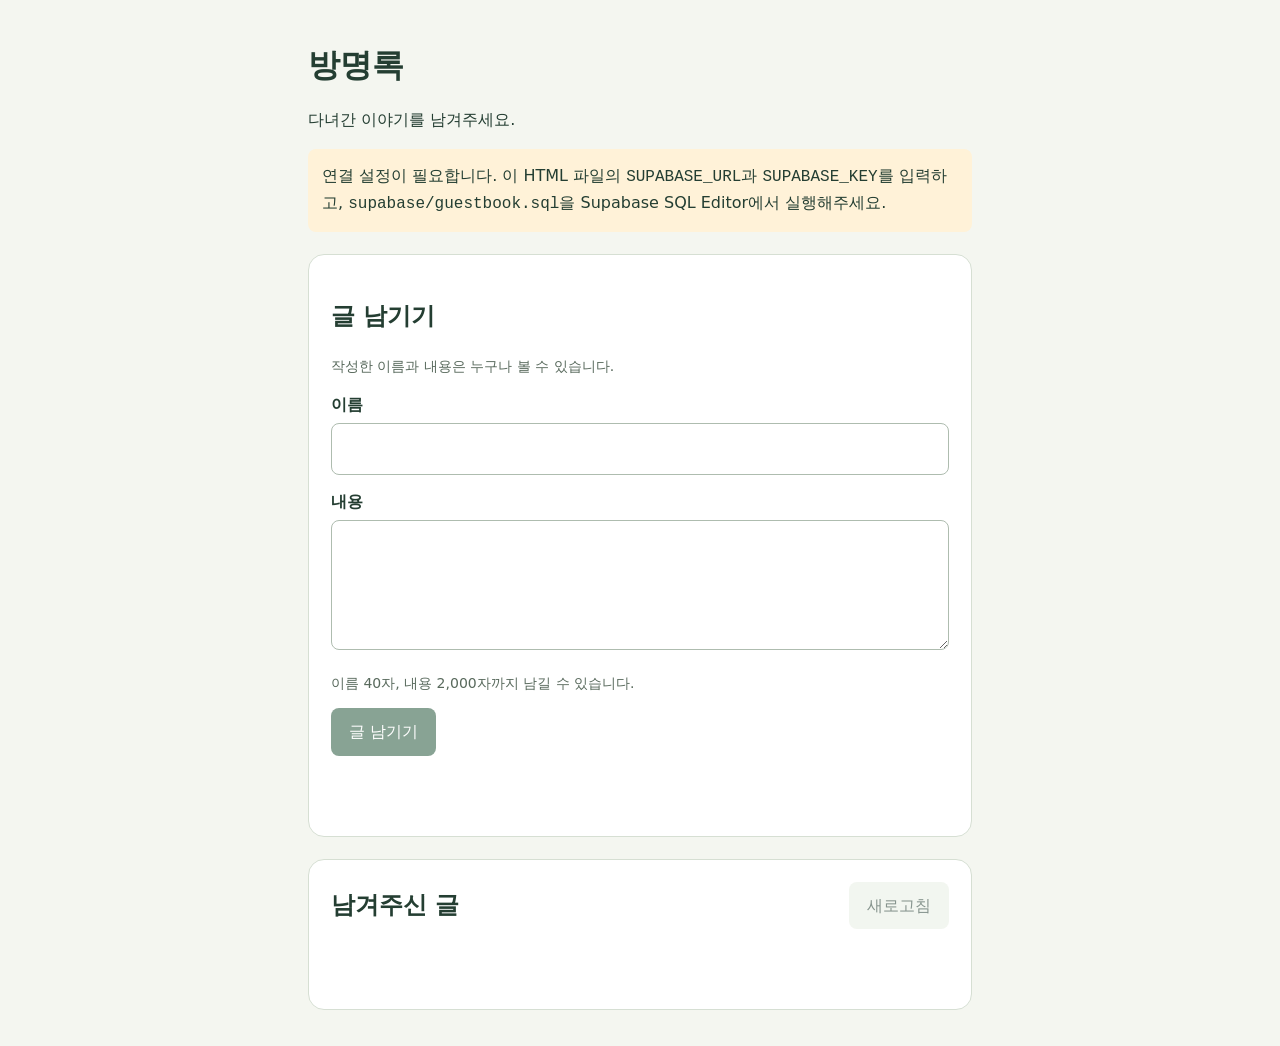
<file: guestbook.html>
<!doctype html>
<html lang="ko">
<head>
  <meta charset="utf-8">
  <meta name="viewport" content="width=device-width,initial-scale=1">
  <title>방명록</title>
  <style>
    *{box-sizing:border-box}body{margin:0;background:#f4f6f0;color:#243e32;font:16px/1.6 system-ui,"Malgun Gothic",sans-serif}main{max-width:700px;margin:40px auto;padding:0 18px}h1{margin-bottom:8px}section{background:white;border:1px solid #d6dfd3;border-radius:16px;padding:22px;margin:22px 0}label{display:block;font-weight:700;margin:14px 0 6px}input,textarea,button{font:inherit}input,textarea{width:100%;padding:12px;border:1px solid #aebcaf;border-radius:8px}textarea{resize:vertical;min-height:130px}button{border:0;border-radius:8px;background:#28583d;color:white;padding:11px 18px;cursor:pointer}button:disabled{opacity:.55;cursor:wait}button:focus-visible,input:focus-visible,textarea:focus-visible{outline:3px solid #96bd62;outline-offset:3px}.heading{display:flex;align-items:center;justify-content:space-between;gap:12px;flex-wrap:wrap}.heading h2{margin:0}#refresh{background:#e9efe4;color:#243e32}ul{list-style:none;margin:0;padding:0}li{padding:18px 0;border-bottom:1px solid #e1e7dc;overflow-wrap:anywhere}li:last-child{border-bottom:0}li p{white-space:pre-wrap;margin:8px 0}time{display:block;font-size:13px;color:#647064}.status{min-height:1.6em;overflow-wrap:anywhere}.error{color:#a32727}.hint{font-size:14px;color:#596a5d}code{overflow-wrap:anywhere}#config-note{background:#fff2d8;padding:14px;border-radius:8px}@media(max-width:480px){main{margin:22px auto}section{padding:16px}}
  </style>
</head>
<body>
<main>
  <h1>방명록</h1>
  <p>다녀간 이야기를 남겨주세요.</p>
  <p id="config-note" hidden>연결 설정이 필요합니다. 이 HTML 파일의 <code>SUPABASE_URL</code>과 <code>SUPABASE_KEY</code>를 입력하고, <code>supabase/guestbook.sql</code>을 Supabase SQL Editor에서 실행해주세요.</p>
  <section aria-labelledby="write-title">
    <h2 id="write-title">글 남기기</h2>
    <p class="hint">작성한 이름과 내용은 누구나 볼 수 있습니다.</p>
    <form id="guestbook-form">
      <label for="name">이름</label>
      <input id="name" name="name" required maxlength="40" autocomplete="nickname">
      <label for="message">내용</label>
      <textarea id="message" name="message" required maxlength="2000"></textarea>
      <p class="hint">이름 40자, 내용 2,000자까지 남길 수 있습니다.</p>
      <button id="submit" type="submit">글 남기기</button>
    </form>
    <p id="write-status" class="status" role="status" aria-live="polite"></p>
  </section>
  <section aria-labelledby="list-title" aria-busy="false" id="list-section">
    <div class="heading"><h2 id="list-title">남겨주신 글</h2><button id="refresh" type="button">새로고침</button></div>
    <p id="list-status" class="status" role="status" aria-live="polite"></p>
    <ul id="entries" aria-label="방명록 글 목록"></ul>
    <button id="more" type="button" hidden>이전 글 더 보기</button>
  </section>
  <noscript>방명록을 사용하려면 브라우저에서 JavaScript를 켜주세요.</noscript>
</main>
<script>
'use strict';
// ===== 아래 두 값만 본인의 Supabase 프로젝트 값으로 바꾸세요. =====
const SUPABASE_URL = '여기에_SUPABASE_URL'; // 예: https://프로젝트ID.supabase.co
const SUPABASE_KEY = '여기에_SUPABASE_PUBLISHABLE_KEY'; // sb_publishable_... 또는 기존 anon 공개 키
// 브라우저에 공개되는 설정입니다. secret 키나 service_role 키는 넣지 마세요.
// 테이블 준비: supabase/guestbook.sql을 Supabase의 SQL Editor에서 실행하세요.

const $ = id => document.getElementById(id);
const PAGE_SIZE = 30;
let endpoint = '', offset = 0, loading = false, saving = false;
const shown = new Set();

function status(id, message, error = false) {
  $(id).textContent = message;
  $(id).classList.toggle('error', error);
}
function configure() {
  if (SUPABASE_URL.includes('여기에_') || SUPABASE_KEY.includes('여기에_')) return false;
  const url = new URL(SUPABASE_URL);
  if (url.protocol !== 'https:' || url.username || url.password || url.search || url.hash || url.pathname !== '/') throw Error('Supabase URL은 https://프로젝트ID.supabase.co 형태로 입력해주세요.');
  if (SUPABASE_KEY.startsWith('sb_secret_')) throw Error('secret 키는 사용할 수 없습니다. Publishable 키를 입력해주세요.');
  if (!SUPABASE_KEY.startsWith('sb_publishable_')) {
    // 기존 anon JWT 키도 지원하되 서버 관리자 키는 거부합니다.
    let payload;
    try { payload = JSON.parse(atob(SUPABASE_KEY.split('.')[1].replace(/-/g, '+').replace(/_/g, '/'))); }
    catch { throw Error('Publishable 키 또는 기존 anon 공개 키를 입력해주세요.'); }
    if (payload.role !== 'anon') throw Error('브라우저에는 anon 공개 키만 사용할 수 있습니다.');
  }
  endpoint = url.origin + '/rest/v1/guestbook';
  return true;
}
async function request(query, options = {}) {
  const controller = new AbortController();
  const timer = setTimeout(() => controller.abort(), 15000);
  try {
    const response = await fetch(endpoint + query, {
      ...options,
      headers: { apikey: SUPABASE_KEY, 'Content-Type': 'application/json', ...options.headers },
      signal: controller.signal,
      cache: 'no-store'
    });
    if (!response.ok) {
      if (response.status === 401 || response.status === 403) throw Error('연결 키 또는 테이블의 읽기·쓰기 권한을 확인해주세요.');
      if (response.status === 404) throw Error('guestbook 테이블을 찾을 수 없습니다. 테이블 설정 SQL을 실행해주세요.');
      if (response.status === 400) throw Error('테이블 열(name, message, created_at, id)과 입력 길이를 확인해주세요.');
      throw Error('서버 요청에 실패했습니다. (상태 ' + response.status + ')');
    }
    return response.status === 204 ? null : await response.json();
  } finally { clearTimeout(timer); }
}
function errorMessage(error) {
  if (error.name === 'AbortError') return '응답 시간이 초과되었습니다. 인터넷 연결을 확인해주세요.';
  if (error instanceof TypeError) return '연결할 수 없습니다. 인터넷 연결과 Supabase URL을 확인해주세요.';
  return error.message;
}
function renderEntry(entry) {
  if (shown.has(String(entry.id))) return;
  shown.add(String(entry.id));
  const item = document.createElement('li');
  const name = document.createElement('strong');
  const message = document.createElement('p');
  const time = document.createElement('time');
  // 입력한 HTML을 실행하지 않고 글자 그대로 표시합니다.
  name.textContent = entry.name;
  message.textContent = entry.message;
  const date = new Date(entry.created_at);
  if (!Number.isNaN(date.getTime())) {
    time.dateTime = date.toISOString();
    time.textContent = date.toLocaleString('ko-KR');
  }
  item.append(name, message, time);
  $('entries').append(item);
}
async function loadEntries(reset = true) {
  if (loading || !endpoint) return;
  loading = true;
  $('refresh').disabled = $('more').disabled = true;
  $('list-section').setAttribute('aria-busy', 'true');
  status('list-status', '글을 불러오는 중입니다…');
  try {
    const nextOffset = reset ? 0 : offset;
    const rows = await request('?select=id,name,message,created_at&order=created_at.desc,id.desc&limit=' + PAGE_SIZE + '&offset=' + nextOffset);
    if (!Array.isArray(rows)) throw Error('서버의 목록 응답 형식을 확인해주세요.');
    if (reset) { $('entries').replaceChildren(); shown.clear(); }
    rows.forEach(renderEntry);
    offset = nextOffset + rows.length;
    $('more').hidden = rows.length < PAGE_SIZE;
    status('list-status', shown.size ? '최신 글부터 표시합니다.' : '아직 남겨진 글이 없습니다. 첫 글을 남겨주세요.');
    return true;
  } catch (error) { status('list-status', '목록을 불러오지 못했습니다. ' + errorMessage(error), true); return false; }
  finally {
    loading = false;
    $('refresh').disabled = $('more').disabled = false;
    $('list-section').setAttribute('aria-busy', 'false');
  }
}
$('guestbook-form').addEventListener('submit', async event => {
  event.preventDefault();
  if (saving || !endpoint) return;
  const name = $('name').value.trim(), message = $('message').value.trim();
  if (!name || !message) { status('write-status', '이름과 내용을 공백 없이 입력해주세요.', true); return; }
  if (name.length > 40 || message.length > 2000) { status('write-status', '이름은 40자, 내용은 2,000자 이내로 입력해주세요.', true); return; }
  saving = true;
  $('submit').disabled = true;
  $('name').readOnly = $('message').readOnly = true;
  status('write-status', '글을 저장하는 중입니다…');
  try {
    await request('', { method: 'POST', headers: { Prefer: 'return=minimal' }, body: JSON.stringify({ name, message }) });
    $('guestbook-form').reset();
    status('write-status', '글이 저장되었습니다.');
    // 진행 중인 목록 요청이 있으면 완료 후 새 목록을 읽습니다.
    if (loading) await pendingLoad;
    pendingLoad = loadEntries();
    await pendingLoad;
  } catch (error) {
    status('write-status', errorMessage(error) + ' 전송 후 연결이 끊겼다면 저장되었을 수 있으니 목록을 새로고침한 뒤 다시 시도해주세요.', true);
  } finally {
    saving = false;
    $('submit').disabled = false;
    $('name').readOnly = $('message').readOnly = false;
  }
});
let pendingLoad = Promise.resolve();
$('refresh').onclick = () => { pendingLoad = loadEntries(); };
$('more').onclick = () => { pendingLoad = loadEntries(false); };
try {
  if (configure()) { pendingLoad = loadEntries(); }
  else { $('config-note').hidden = false; $('submit').disabled = $('refresh').disabled = true; }
} catch (error) {
  $('config-note').hidden = false;
  $('submit').disabled = $('refresh').disabled = true;
  status('list-status', error.message, true);
}
</script>
</body>
</html>
</file>
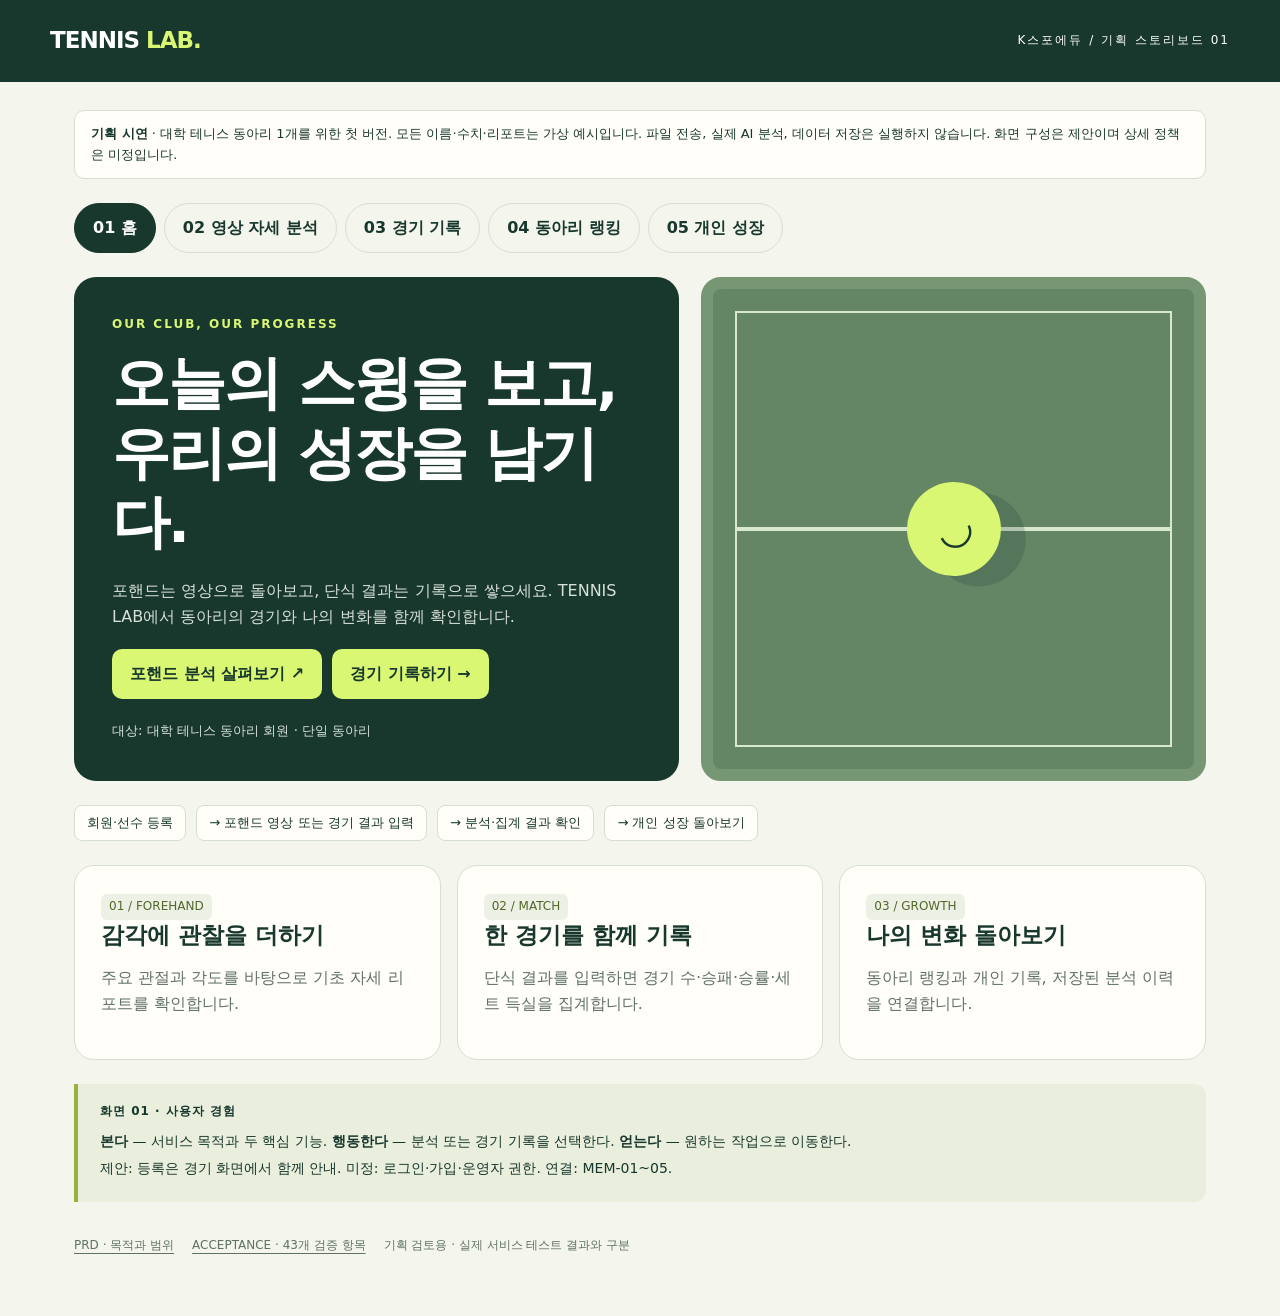
<file: STORYBOARD.html>
<!doctype html>
<html lang="ko">
<head>
<meta charset="utf-8"><meta name="viewport" content="width=device-width, initial-scale=1">
<title>TENNIS LAB · 서비스 스토리보드</title>
<style>
:root{--paper:#f4f5ed;--ink:#18372d;--muted:#607167;--line:#d6dfd3;--lime:#d9f773;--white:#fffef9}*{box-sizing:border-box}body{margin:0;background:var(--paper);color:var(--ink);font:16px/1.65 system-ui,'Malgun Gothic',sans-serif}button,input,select{font:inherit}button,a,input,select{touch-action:manipulation}button,a{color:inherit}button{cursor:pointer}a{text-underline-offset:4px}header{background:var(--ink);color:white;padding:22px max(24px,calc((100vw - 1180px)/2));display:flex;justify-content:space-between;gap:16px;align-items:center}.brand{font-size:23px;font-weight:850;letter-spacing:-1px}.brand i{color:var(--lime);font-style:normal}.edition{font-size:12px;letter-spacing:2px}main{max-width:1180px;margin:auto;padding:28px 24px 60px}.notice{font-size:13px;border:1px solid var(--line);padding:12px 16px;border-radius:10px;background:var(--white)}nav{display:flex;gap:8px;flex-wrap:wrap;margin:24px 0}nav button{border:1px solid var(--line);background:transparent;padding:11px 18px;border-radius:28px;font-weight:700}nav button[aria-current=page]{background:var(--ink);color:white;border-color:var(--ink)}button:focus-visible,a:focus-visible,input:focus-visible,select:focus-visible{outline:3px solid #9cbf32;outline-offset:4px}.screen[hidden]{display:none}.kicker{font-size:12px;letter-spacing:2px;font-weight:800;color:var(--muted)}h1{font-size:clamp(32px,5vw,58px);line-height:1.2;letter-spacing:-2px;margin:14px 0 20px}h2{font-size:23px;line-height:1.35;margin:0 0 14px}h3{font-size:17px;margin:0 0 10px}p{margin:8px 0 16px}.muted,small{color:var(--muted)}.grid{display:grid;grid-template-columns:1.2fr 1fr;gap:22px}.three{display:grid;grid-template-columns:repeat(3,1fr);gap:16px}.card{background:var(--white);border:1px solid var(--line);border-radius:20px;padding:26px}.hero{background:var(--ink);color:white;padding:38px;border-radius:22px;position:relative;overflow:hidden}.hero p{max-width:520px;color:#d7e1d9}.hero .kicker{color:var(--lime)}.court{min-height:260px;background:#658665;border:12px solid #779674;border-radius:20px;position:relative;display:grid;place-items:center}.court:before{content:'';position:absolute;inset:22px;border:2px solid #d8e8ce;background:linear-gradient(transparent 49.5%,#d8e8ce 49.5%,#d8e8ce 50.5%,transparent 50.5%)}.ball{width:94px;height:94px;border-radius:100%;background:var(--lime);box-shadow:18px 20px 0 #18372d33;z-index:1;display:grid;place-items:center;font-size:42px;color:var(--ink);transform:rotate(-25deg)}.btn{border:0;border-radius:10px;padding:12px 18px;font-weight:750;background:var(--ink);color:white;display:inline-block}.btn.light{background:var(--lime);color:var(--ink)}.btn.secondary{background:#e8eddf;color:var(--ink)}.actions{display:flex;flex-wrap:wrap;gap:10px;margin:18px 0}.flow{display:flex;flex-wrap:wrap;gap:10px;margin:24px 0}.flow span{border:1px solid var(--line);border-radius:8px;padding:6px 12px;background:var(--white);font-size:13px}.annotation{margin-top:24px;border-left:4px solid #98b33d;padding:18px 22px;background:#e9efdc;border-radius:0 12px 12px 0}.annotation strong{font-size:12px;letter-spacing:1px;display:block;margin-bottom:8px}.annotation p{font-size:14px;margin:4px 0}.badge{display:inline-block;background:#edf1e5;color:#52682b;border-radius:6px;padding:3px 8px;font-size:12px}.number{font-size:38px;font-weight:800;letter-spacing:-1px}label{display:block;font-size:14px;font-weight:650;margin:16px 0 6px}input,select{width:100%;padding:11px;border:1px solid #bbc9bb;border-radius:8px;background:white;color:var(--ink)}.formgrid{display:grid;grid-template-columns:1fr 1fr;gap:14px}.status{padding:14px;background:#edf1e5;border-radius:10px;margin:16px 0;font-size:14px;min-height:52px}.tablewrap{overflow-x:auto}table{width:100%;border-collapse:collapse;white-space:nowrap;font-size:14px}th,td{text-align:left;padding:14px 12px;border-bottom:1px solid var(--line)}th{font-size:12px;color:var(--muted)}.pose{background:#e8eddf;border-radius:14px;height:265px;display:flex;align-items:center;justify-content:center}.pose svg{height:235px;width:100%}.chart{display:flex;align-items:end;gap:20px;height:130px;padding:10px;border-bottom:1px solid var(--line)}.bar{background:#63866a;flex:1;min-width:20px;border-radius:6px 6px 0 0}.bar:last-child{background:#bad955}details{margin-top:18px;border-top:1px solid var(--line);padding-top:16px}summary{cursor:pointer;font-weight:700}.sectionhead{display:flex;justify-content:space-between;align-items:center;gap:16px;margin-bottom:20px}footer{margin-top:34px;font-size:12px;color:var(--muted);display:flex;gap:18px;flex-wrap:wrap}.list{padding:0;list-style:none}.list li{padding:13px 0;border-bottom:1px solid var(--line)}@media(max-width:720px){header{padding:18px 20px}.edition{letter-spacing:0;font-size:11px}main{padding:18px 16px 40px}.grid,.three{grid-template-columns:1fr}.hero{padding:26px}.card{padding:21px}nav{gap:7px}nav button{font-size:13px;padding:10px 13px}.court{min-height:190px}.sectionhead{align-items:flex-start;flex-direction:column}h1{letter-spacing:-1px}.formgrid{grid-template-columns:1fr}.annotation{padding:16px}input[type=file]{font-size:13px}}
</style>
</head>
<body>
<header><div class="brand">TENNIS <i>LAB.</i></div><div class="edition">K스포에듀 / 기획 스토리보드 01</div></header>
<main>
<div class="notice"><strong>기획 시연</strong> · 대학 테니스 동아리 1개를 위한 첫 버전. 모든 이름·수치·리포트는 가상 예시입니다. 파일 전송, 실제 AI 분석, 데이터 저장은 실행하지 않습니다. 화면 구성은 제안이며 상세 정책은 미정입니다.</div>
<nav aria-label="스토리보드 화면"><button data-go="home" aria-current="page">01 홈</button><button data-go="analysis">02 영상 자세 분석</button><button data-go="matches">03 경기 기록</button><button data-go="ranking">04 동아리 랭킹</button><button data-go="growth">05 개인 성장</button></nav>

<section class="screen" id="home" aria-labelledby="home-title">
<div class="grid"><div class="hero"><div class="kicker">OUR CLUB, OUR PROGRESS</div><h1 id="home-title" tabindex="-1">오늘의 스윙을 보고,<br>우리의 성장을 남기다.</h1><p>포핸드는 영상으로 돌아보고, 단식 결과는 기록으로 쌓으세요. TENNIS LAB에서 동아리의 경기와 나의 변화를 함께 확인합니다.</p><div class="actions"><button class="btn light" data-go="analysis">포핸드 분석 살펴보기 ↗</button><button class="btn light" data-go="matches">경기 기록하기 →</button></div><small style="color:#d7e1d9">대상: 대학 테니스 동아리 회원 · 단일 동아리</small></div><div class="court" role="img" aria-label="테니스 코트와 공을 표현한 장식 그림"><div class="ball">◡</div></div></div>
<div class="flow" aria-label="전체 사용자 흐름"><span>회원·선수 등록</span><span>→ 포핸드 영상 또는 경기 결과 입력</span><span>→ 분석·집계 결과 확인</span><span>→ 개인 성장 돌아보기</span></div>
<div class="three"><article class="card"><span class="badge">01 / FOREHAND</span><h2>감각에 관찰을 더하기</h2><p class="muted">주요 관절과 각도를 바탕으로 기초 자세 리포트를 확인합니다.</p></article><article class="card"><span class="badge">02 / MATCH</span><h2>한 경기를 함께 기록</h2><p class="muted">단식 결과를 입력하면 경기 수·승패·승률·세트 득실을 집계합니다.</p></article><article class="card"><span class="badge">03 / GROWTH</span><h2>나의 변화 돌아보기</h2><p class="muted">동아리 랭킹과 개인 기록, 저장된 분석 이력을 연결합니다.</p></article></div>
<aside class="annotation"><strong>화면 01 · 사용자 경험</strong><p><b>본다</b> — 서비스 목적과 두 핵심 기능. <b>행동한다</b> — 분석 또는 경기 기록을 선택한다. <b>얻는다</b> — 원하는 작업으로 이동한다.</p><p>제안: 등록은 경기 화면에서 함께 안내. 미정: 로그인·가입·운영자 권한. 연결: MEM-01~05.</p></aside>
</section>

<section class="screen" id="analysis" hidden aria-labelledby="analysis-title">
<div class="kicker">FOREHAND / 02</div><h1 id="analysis-title" tabindex="-1">내 포핸드, 한 장면씩.</h1><p class="muted">영상 선택 → 관절·각도 분석 → 기초 리포트 → 결과 저장의 흐름을 검토합니다.</p>
<div class="grid"><article class="card"><h2>포핸드 영상 선택</h2><p>몸 전체와 스윙이 보이는 촬영 안내를 제공하는 안입니다. 촬영 조건은 미정입니다.</p><label for="clip">테스트 파일 선택 (전송하지 않음)</label><input id="clip" type="file"><small>지원 형식·코덱·용량·길이: 미정. 이 시연은 파일 지원 여부를 판정하지 않습니다.</small><label for="scenario">검토할 분석 상태</label><select id="scenario"><option value="success">성공 예시</option><option value="unsupported">미지원 파일 예시</option><option value="upload">업로드 실패 예시</option><option value="insufficient">관절 인식 불충분 예시</option><option value="failure">분석 실패 예시</option></select><div class="actions"><button class="btn" id="run">선택한 상태 시연</button><button class="btn secondary" id="sample">파일 없이 성공 예시 보기</button></div><div class="status" id="analysis-status" role="status">파일을 선택하거나 예시 보기를 눌러 흐름을 살펴보세요.</div><small>원본 영상 미보관은 서비스 요구사항입니다. 실제 임시 처리·삭제 시점과 검증 방법은 미정입니다.</small></article>
<article class="card"><h2>분석 결과 · 가상 예시</h2><div id="report-empty" class="status">분석 전에는 결과를 표시하지 않습니다.</div><div id="report" hidden><div class="pose"><svg viewBox="0 0 330 260" role="img" aria-label="가상 인물의 어깨, 팔꿈치, 손목, 골반, 무릎을 연결한 관절 개념도. 실제 영상 인식 결과가 아님"><g stroke="#254f3c" stroke-width="7" fill="none" stroke-linecap="round"><circle cx="159" cy="42" r="19"/><path d="M156 64 L145 142 L107 199 L83 239 M145 142 L190 186 L223 236 M153 82 L204 108 L247 75 M153 82 L108 112 L79 91"/></g><g fill="#b6d948" stroke="#254f3c" stroke-width="2"><circle cx="153" cy="82" r="7"/><circle cx="204" cy="108" r="7"/><circle cx="247" cy="75" r="7"/><circle cx="145" cy="142" r="7"/><circle cx="107" cy="199" r="7"/><circle cx="190" cy="186" r="7"/></g><text x="217" y="136" font-size="14" fill="#254f3c">팔꿈치 · 예시</text></svg></div><p><span class="badge">관절 그림·수치 모두 설명용</span></p><h3>팔꿈치 각도 112° · 무릎 각도 138°</h3><p>기초 리포트 예시: 준비 자세와 임팩트 구간을 구분해 관절의 변화를 살펴봅니다. 이 수치만으로 자세의 좋고 나쁨을 판정하지 않습니다.</p><small>대상 관절·각도 정의·판정 기준·정확도: 미정.</small><div class="actions"><button class="btn" id="save-report">결과 저장 흐름 보기</button></div></div></article></div>
<aside class="annotation"><strong>화면 02 · 사용자 경험</strong><p><b>본다</b> — 파일 선택, 처리 상태, 주요 관절·각도, 리포트. <b>행동한다</b> — 영상 선택 후 분석을 요청하고 결과를 저장한다. <b>얻는다</b> — 자세를 돌아볼 기초 자료와 재조회 가능한 결과.</p><p>실패 시 제안: 원인을 안내하고 재선택을 유도하며 이전 성공 결과를 숨긴다. 실제 재시도 정책은 미정. 연결: VID-01~05, AI-01~04, REP-01~02, SAV-01~05.</p></aside>
</section>

<section class="screen" id="matches" hidden aria-labelledby="matches-title">
<div class="kicker">MATCH LOG / 03</div><h1 id="matches-title" tabindex="-1">경기가 끝나면, 기록.</h1><p class="muted">회원·선수 등록 → 서로 다른 두 선수 선택 → 단식 점수 확인 → 저장 → 자동 집계.</p>
<div class="grid"><article class="card"><h2>단식 경기 입력 · 화면 제안</h2><p><span class="badge">입력 항목과 경기 규칙은 미정</span></p><div class="formgrid"><div><label for="player-a">선수 A</label><select id="player-a"><option>김하늘</option><option>이서준</option><option>박지우</option></select></div><div><label for="player-b">선수 B</label><select id="player-b"><option>이서준</option><option>김하늘</option><option>박지우</option></select></div></div><label for="match-date">경기일 · 제안 항목</label><input id="match-date" type="date"><label for="score">세트별 점수 · 입력 형태 예시</label><input id="score" placeholder="예: 6-4, 6-3 (유효 규칙 확정 전)"><small>자유 입력은 화면 예시입니다. 세트 수·타이브레이크·기권 규칙과 검증 방식은 미정입니다.</small><label for="match-state">검토할 저장 상태</label><select id="match-state"><option value="success">정상 저장 예시</option><option value="missing">필수값 누락 예시</option><option value="score">잘못된 점수 예시</option><option value="duplicate">중복 경기 예시</option></select><div class="actions"><button class="btn" id="save-match">저장 상태 시연</button></div><div class="status" id="match-status" role="status">실제 경기와 통계는 생성되지 않습니다.</div></article>
<article class="card"><h2>최근 경기 · 가상 기록</h2><ul class="list"><li><small>날짜 예시 11.12 / 단식</small><br><b>김하늘 vs 이서준</b><br>6-4, 6-3 · 김하늘 승</li><li><small>날짜 예시 11.09 / 단식</small><br><b>박지우 vs 김하늘</b><br>6-3, 6-4 · 박지우 승</li></ul><p>저장 이후 경기 수·승패·승률·세트 득실을 집계하고 랭킹과 개인 기록에 연결합니다.</p><div class="actions"><button class="btn secondary" data-go="ranking">랭킹 예시 →</button><button class="btn secondary" data-go="growth">개인 기록 예시 →</button></div><details><summary>회원·선수 등록 흐름 제안</summary><p>등록 진입 → 회원 정보 입력 → 선수 연결 확인 → 경기의 선수 목록에 표시.</p><p>필수 항목과 회원·선수의 관계, 중복 식별 및 등록 권한은 미정입니다. 본 스토리보드는 등록 단계의 설명만 제공합니다.</p></details></article></div>
<aside class="annotation"><strong>화면 03 · 사용자 경험</strong><p><b>본다</b> — 선수와 세트 점수 입력, 최근 경기. <b>행동한다</b> — 결과를 입력하고 저장한다. <b>얻는다</b> — 저장된 경기와 자동 집계.</p><p>제안: 누락·잘못된 점수·동일 선수는 저장 전 안내, 연속 저장은 중복 반영 방지. 중복 경기 판별 정책은 미정. 연결: MEM-01~05, MAT-01~08, STA-01~06.</p></aside>
</section>

<section class="screen" id="ranking" hidden aria-labelledby="ranking-title">
<div class="kicker">CLUB RANKING / 04</div><h1 id="ranking-title" tabindex="-1">우리 동아리의 경기 지도.</h1><div class="card"><div class="sectionhead"><div><h2>대학 동아리 1개 · 가상 집계</h2><small>순위 산식·최소 경기 수·동률 처리는 미정. 행 순서는 비교 시연이며 공식 순위가 아닙니다.</small></div><div><label for="sort">정렬 제안</label><select id="sort"><option value="rate">승률 높은 순</option><option value="played">경기 수 많은 순</option><option value="wins">승수 많은 순</option></select></div></div><div class="tablewrap"><table><caption>정렬 가능한 예시 데이터 · 세트 득실은 획득−상실 제안</caption><thead><tr><th>보기 순서</th><th>선수</th><th>경기</th><th>승 / 패</th><th>승률</th><th>세트 득 / 실</th><th>개인 기록</th></tr></thead><tbody id="ranking-rows"></tbody></table></div><p class="muted" id="sort-status" role="status">정렬 기준을 바꾸어 선수별 기록을 비교하세요.</p></div>
<aside class="annotation"><strong>화면 04 · 사용자 경험</strong><p><b>본다</b> — 선수별 경기 수·승패·승률·세트 득실. <b>행동한다</b> — 기준을 바꾸어 정렬하고 선수를 선택한다. <b>얻는다</b> — 동아리 성적 비교와 해당 선수의 기록.</p><p>확정 필요: 공식 랭킹 산식, 동률, 미경기 선수 처리, 반영 시점. 연결: RNK-01~04, STA-01~06.</p></aside>
</section>

<section class="screen" id="growth" hidden aria-labelledby="growth-title">
<div class="kicker">MY PROGRESS / 05</div><h1 id="growth-title" tabindex="-1">숫자와 스윙으로 보는 나.</h1><label for="profile">조회할 선수 · 가상 데이터</label><select id="profile" style="max-width:300px"><option>김하늘</option><option>이서준</option><option>박지우</option><option>미경기 선수</option></select><p class="muted">기간·성장 지표·개인 기록 열람 권한은 미정입니다.</p><div id="profile-content"></div>
<aside class="annotation"><strong>화면 05 · 사용자 경험</strong><p><b>본다</b> — 개인 집계, 경기 이력, 변화 추이, 분석 이력. <b>행동한다</b> — 선수를 선택하고 기록·분석 결과를 확인한다. <b>얻는다</b> — 자신의 경기와 자세를 돌아볼 자료.</p><p>빈 상태는 기록 부족을 안내하는 안입니다. 실제 저장 결과는 새로고침 후 유지하도록 제안하나, 이 스토리보드는 새로고침하면 시연 상태가 초기화됩니다. 연결: HIS-01~04, SAV-01~05.</p></aside>
</section>
<footer><a href="PRD.md">PRD · 목적과 범위</a><a href="ACCEPTANCE.md">ACCEPTANCE · 43개 검증 항목</a><span>기획 검토용 · 실제 서비스 테스트 결과와 구분</span></footer>
</main>
<script>
'use strict';
const $=id=>document.getElementById(id);
function show(id){document.querySelectorAll('.screen').forEach(s=>s.hidden=s.id!==id);document.querySelectorAll('nav button').forEach(b=>{if(b.dataset.go===id)b.setAttribute('aria-current','page');else b.removeAttribute('aria-current')});$(id).querySelector('h1').focus();}
document.addEventListener('click',e=>{const b=e.target.closest('[data-go]');if(b)show(b.dataset.go)});
function analysis(state){$('report').hidden=state!=='success';$('report-empty').hidden=state==='success';const ko={success:'成功 예시: 관절·각도와 리포트를 표시했습니다. 실제 분석은 수행하지 않았습니다.',unsupported:'미지원 파일 예시: 지원 조건에 맞는 영상을 다시 선택하도록 안내합니다. 지원 조건은 미정입니다.',upload:'업로드 실패 예시: 전송 실패를 안내합니다. 실제 전송은 없으며 재시도 정책은 미정입니다.',insufficient:'인식 불충분 예시: 신체가 충분히 보이는 영상을 다시 선택하도록 안내합니다. 판정 기준은 미정입니다.',failure:'분석 실패 예시: 결과를 생성할 수 없음을 안내합니다. 재시도·시간 제한은 미정입니다.'};$('analysis-status').textContent=ko[state];$('report-empty').textContent='표시할 정상 분석 결과가 없습니다.';}
$('run').onclick=()=>{if(!$('clip').files.length&&$('scenario').value==='success'){$('analysis-status').textContent='영상 미선택: 파일을 선택하거나 파일 없이 예시 보기를 눌러주세요.';$('report').hidden=true;$('report-empty').hidden=false;return}analysis($('scenario').value)};
$('sample').onclick=()=>analysis('success');
$('clip').onchange=()=>{$('report').hidden=true;$('report-empty').hidden=false;$('report-empty').textContent='새 파일이 선택되었습니다. 아직 분석하지 않았습니다.';$('analysis-status').textContent=$('clip').files.length?'파일 이름만 선택되었습니다. 전송·검증·분석은 실행하지 않습니다.':'영상이 선택되지 않았습니다.'};
$('save-report').onclick=()=>{$('analysis-status').textContent='저장 완료 화면의 예시입니다. 실제 저장은 없으며 개인 성장 화면의 분석 이력은 고정 예시입니다.'};
$('save-match').onclick=()=>{const mode=$('match-state').value;const states={missing:'필수값 누락 예시: 필요한 입력 항목을 안내하고 저장하지 않습니다. 필수 항목은 미정입니다.',score:'잘못된 점수 예시: 규칙 위반을 안내하고 집계에 반영하지 않습니다. 실제 점수 검증은 구현하지 않았습니다.',duplicate:'중복 의심 예시: 기존 경기 확인을 안내합니다. 차단·추가 확인 정책은 미정입니다.',success:'저장 완료 상태 예시: 실제 서비스에서는 경기·집계를 반영합니다. 이 화면은 데이터를 저장하거나 집계하지 않습니다.'};$('match-status').textContent=$('player-a').value===$('player-b').value?'동일 선수 선택: 서로 다른 선수를 선택해주세요.':states[mode]};
const players=[{name:'김하늘',played:4,wins:2,loss:2,rate:50,sets:'4 / 4'},{name:'이서준',played:3,wins:1,loss:2,rate:33.3,sets:'2 / 4'},{name:'박지우',played:3,wins:2,loss:1,rate:66.7,sets:'4 / 2'}];
function rank(){const key=$('sort').value;const sorted=[...players].sort((a,b)=>b[key]-a[key]);$('ranking-rows').replaceChildren();sorted.forEach((p,i)=>{const tr=document.createElement('tr');[i+1,p.name,p.played,`${p.wins} / ${p.loss}`,`${p.rate}%`,p.sets].forEach(v=>{const td=document.createElement('td');td.textContent=v;tr.append(td)});const td=document.createElement('td'),btn=document.createElement('button');btn.className='btn secondary';btn.textContent='보기';btn.setAttribute('aria-label',p.name+' 개인 기록 보기');btn.onclick=()=>{$('profile').value=p.name;profile();show('growth')};td.append(btn);tr.append(td);$('ranking-rows').append(tr)});}
$('sort').onchange=()=>{rank();$('sort-status').textContent=$('sort').selectedOptions[0].text+'으로 예시를 정렬했습니다. 공식 순위는 미정입니다.'};rank();
const histories={'김하늘':['11.12 · 이서준 상대 · 승 · 6-4, 6-3','11.09 · 박지우 상대 · 패 · 3-6, 4-6','11.05 · 박지우 상대 · 승 · 6-3, 6-4','11.02 · 이서준 상대 · 패 · 4-6, 3-6'],'이서준':['11.12 · 김하늘 상대 · 패 · 4-6, 3-6','11.07 · 박지우 상대 · 패 · 3-6, 4-6','11.02 · 김하늘 상대 · 승 · 6-4, 6-3'],'박지우':['11.09 · 김하늘 상대 · 승 · 6-3, 6-4','11.07 · 이서준 상대 · 승 · 6-3, 6-4','11.05 · 김하늘 상대 · 패 · 3-6, 4-6']};
function profile(){const name=$('profile').value,p=players.find(p=>p.name===name);if(!p){$('profile-content').innerHTML='<div class="card"><h2>아직 기록이 없습니다.</h2><p>첫 경기를 기록하면 개인 집계를 확인할 수 있습니다. 미경기 승률 표시는 미정입니다.</p><button class="btn" data-go="matches">경기 기록 화면 →</button></div>';return}const rates=name==='김하늘'?[0,50,33.3,50]:name==='이서준'?[100,50,33.3]:[0,50,66.7];$('profile-content').innerHTML=`<div class="three"><div class="card"><small>${name} · 경기 수</small><div class="number">${p.played}<small> 경기</small></div></div><div class="card"><small>승 / 패 · 세트 득 / 실</small><div class="number">${p.wins} / ${p.loss}</div><small>세트 ${p.sets}</small></div><div class="card"><small>승률 · 제안 산식 예시</small><div class="number">${p.rate}%</div></div></div><div class="grid" style="margin-top:22px"><article class="card"><h2>누적 승률 변화 · 가상 예시</h2><small>오래된 경기부터 순서대로 · 승수 ÷ 경기 수 예시</small><div class="chart" role="img" aria-label="경기 순서별 누적 승률 ${rates.join(', ')} 퍼센트">${rates.map(r=>`<div class="bar" style="height:${Math.max(r,2)}%" title="${r}%"></div>`).join('')}</div><p class="muted">${rates.join('% → ')}% · 경기 성적의 변화이며 자세 개선의 증거는 아닙니다.</p><h3>전체 경기 이력 · 가상 데이터</h3><ul class="list">${histories[name].map(h=>'<li>'+h+'</li>').join('')}</ul></article><article class="card"><h2>저장된 자세 분석 · 예시</h2><span class="badge">포핸드 / 결과만 보관하는 흐름</span><p>이력 화면의 배치를 보여주는 가상 분석 1건입니다. 현재 선택한 선수의 실제 결과는 아닙니다.</p><p>관절·각도와 기초 리포트를 재조회하고, 원본 영상 재생은 제공하지 않는 안입니다. 저장 항목·보존 기간·삭제 시점은 미정입니다.</p><button class="btn secondary" id="view-example">리포트 예시 보기 →</button><details><summary>기획 검토 질문</summary><p>어떤 지표와 기간으로 성장을 보여줄까요? 영상 촬영 조건이 다를 때 각도 변화는 어떻게 설명할까요?</p></details></article></div>`;$('view-example').onclick=()=>{analysis('success');show('analysis')};}
$('profile').onchange=profile;profile();
</script>
</body>
</html>
</file>
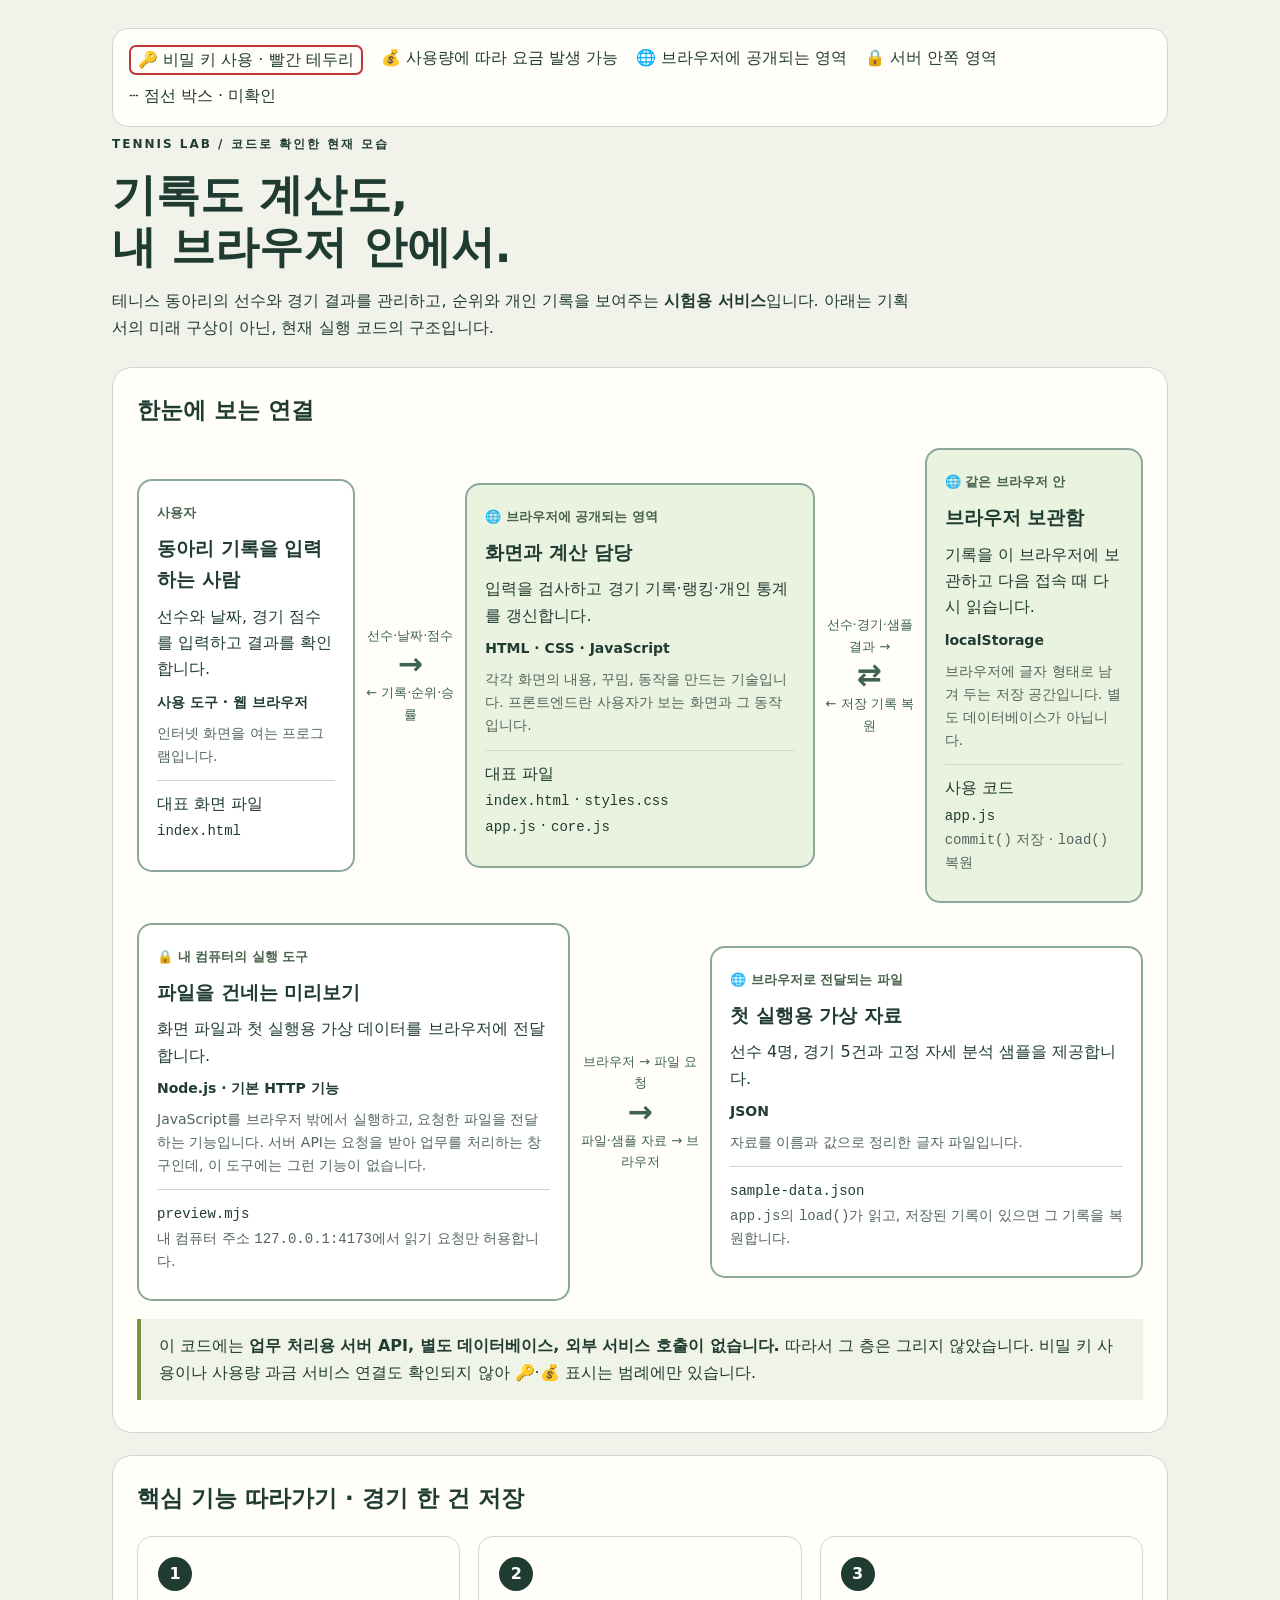
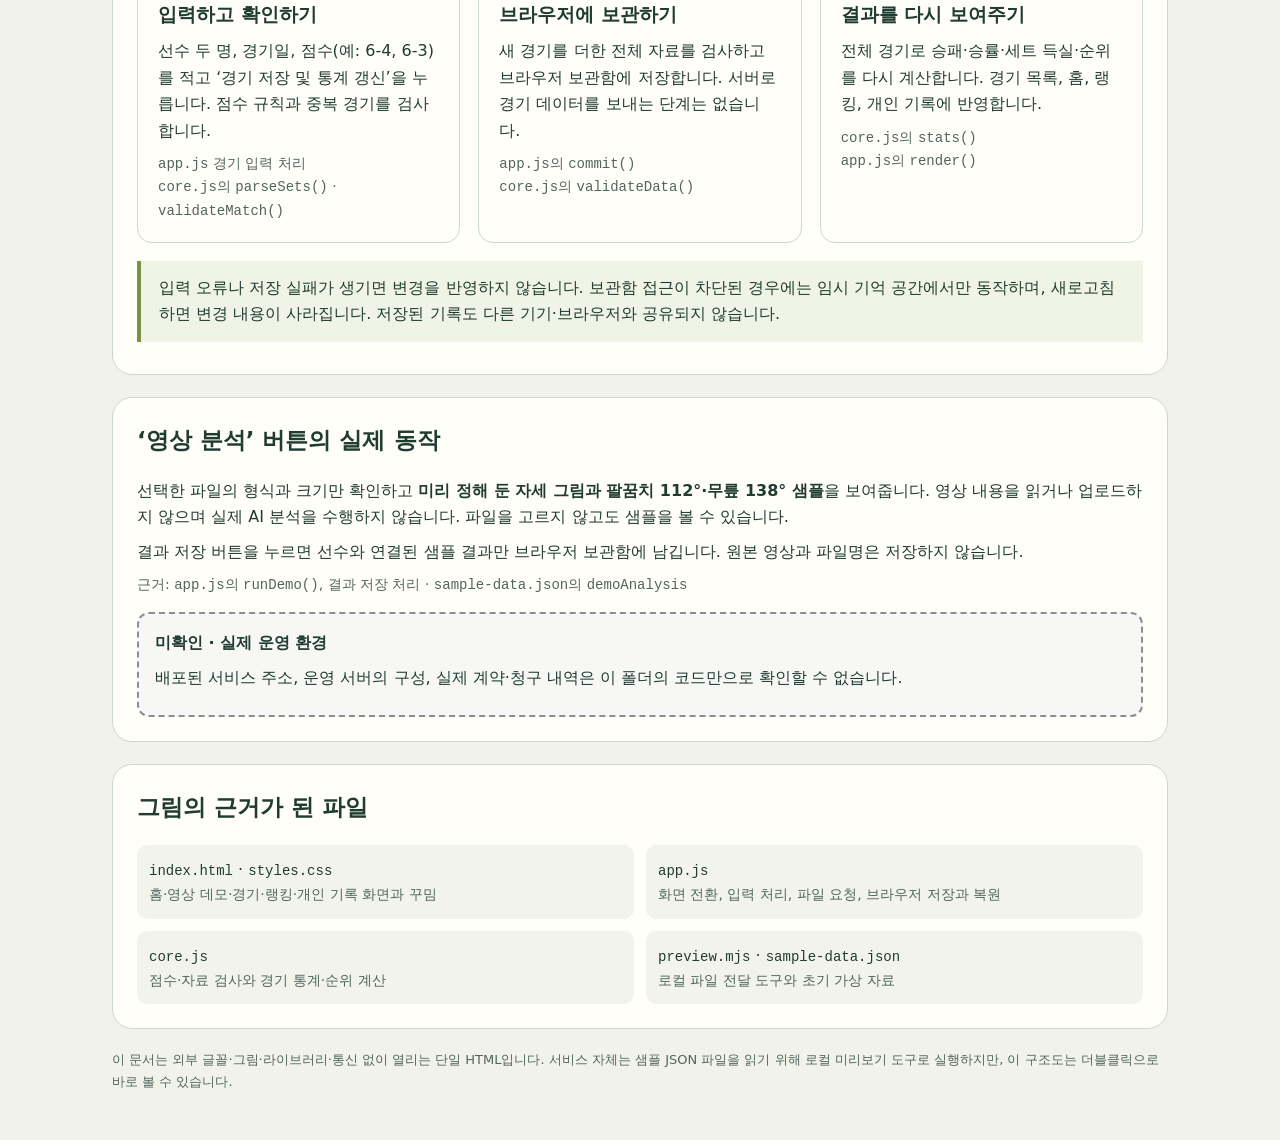
<file: docs/프로젝트구조도.html>
<!doctype html>
<html lang="ko">
<head>
<meta charset="utf-8">
<meta name="viewport" content="width=device-width,initial-scale=1">
<title>TENNIS LAB · 프로젝트 구조도</title>
<style>
:root{color-scheme:light;--ink:#203c32;--muted:#52655d;--line:#cbd8ce;--paper:#fffef9;--green:#eaf3df}*{box-sizing:border-box}body{margin:0;background:#f1f3eb;color:var(--ink);font:16px/1.65 system-ui,-apple-system,"Malgun Gothic",sans-serif;overflow-wrap:anywhere}main{max-width:1100px;margin:auto;padding:28px 22px 50px}h1{font-size:clamp(27px,5vw,44px);line-height:1.2;margin:14px 0}h2{font-size:23px;margin:0 0 18px}h3{font-size:19px;margin:8px 0}p{margin:8px 0}.muted,small{color:var(--muted)}small{display:block;font-size:14px}code{font:14px/1.6 ui-monospace,Consolas,monospace;overflow-wrap:anywhere}.legend{display:flex;flex-wrap:wrap;gap:8px 18px;background:var(--paper);border:1px solid var(--line);border-radius:16px;padding:16px}.key{border:2px solid #bd3838;border-radius:7px;padding:0 7px}.intro{max-width:800px;margin-bottom:26px}.tag{font-size:12px;letter-spacing:2px;font-weight:800}.section{background:var(--paper);border:1px solid var(--line);border-radius:20px;padding:24px;margin-top:22px}.flow{display:grid;grid-template-columns:minmax(0,1fr) 110px minmax(0,1.6fr) 110px minmax(0,1fr);align-items:center}.block{min-width:0;border:2px solid #8ca899;border-radius:15px;background:#fff;padding:18px}.browser{background:var(--green)}.badge{font-size:13px;font-weight:700;color:#48634b}.tech{font-size:14px;font-weight:700}.file{border-top:1px solid var(--line);padding-top:10px;margin-top:12px}.arrow{text-align:center;font-size:13px;padding:8px;color:#3e6150}.arrow b{display:block;font-size:30px;line-height:1.2}.arrow span{display:block}.aux{display:grid;grid-template-columns:minmax(0,1fr) 140px minmax(0,1fr);align-items:center;margin-top:20px}.note{padding:14px 18px;border-left:4px solid #789341;background:#eff4e6;margin-top:18px}.steps{display:grid;grid-template-columns:repeat(3,minmax(0,1fr));gap:18px}.step{min-width:0;padding:20px;border:1px solid var(--line);border-radius:15px}.num{display:inline-grid;place-items:center;background:var(--ink);color:white;border-radius:50%;width:34px;height:34px;font-weight:bold}.unknown{border:2px dashed #8a8f94;border-radius:12px;padding:16px;background:#f7f7f5}.evidence{display:grid;grid-template-columns:repeat(2,minmax(0,1fr));gap:12px}.evidence p{padding:12px;background:#f2f4ec;border-radius:10px;margin:0}footer{font-size:13px;color:var(--muted);margin-top:20px}@media(max-width:760px){main{padding:18px 12px 32px}.section{padding:18px 14px}.flow,.aux,.steps,.evidence{grid-template-columns:minmax(0,1fr)}.arrow{padding:10px}.arrow b{font-size:27px}.arrow .right{font-size:0}.arrow .right:after{content:'↓';font-size:27px}.aux .arrow .right:after{content:'↑'}.legend{font-size:14px}.block{padding:16px}}@media print{body{background:white}.section,.step,.block{break-inside:avoid}main{max-width:none;padding:10px}}
</style>
</head>
<body><main>
<aside class="legend" aria-label="범례">
<span class="key">🔑 비밀 키 사용 · 빨간 테두리</span><span>💰 사용량에 따라 요금 발생 가능</span><span>🌐 브라우저에 공개되는 영역</span><span>🔒 서버 안쪽 영역</span><span>┄ 점선 박스 · 미확인</span>
</aside>
<header class="intro"><p class="tag">TENNIS LAB / 코드로 확인한 현재 모습</p><h1>기록도 계산도,<br>내 브라우저 안에서.</h1><p>테니스 동아리의 선수와 경기 결과를 관리하고, 순위와 개인 기록을 보여주는 <strong>시험용 서비스</strong>입니다. 아래는 기획서의 미래 구상이 아닌, 현재 실행 코드의 구조입니다.</p></header>
<section class="section" aria-labelledby="map-title"><h2 id="map-title">한눈에 보는 연결</h2>
<div class="flow">
<article class="block"><span class="badge">사용자</span><h3>동아리 기록을 입력하는 사람</h3><p>선수와 날짜, 경기 점수를 입력하고 결과를 확인합니다.</p><p class="tech">사용 도구 · 웹 브라우저</p><small>인터넷 화면을 여는 프로그램입니다.</small><p class="file">대표 화면 파일<br><code>index.html</code></p></article>
<div class="arrow"><span>선수·날짜·점수</span><b class="right" aria-hidden="true">→</b><span>← 기록·순위·승률</span></div>
<article class="block browser"><span class="badge">🌐 브라우저에 공개되는 영역</span><h3>화면과 계산 담당</h3><p>입력을 검사하고 경기 기록·랭킹·개인 통계를 갱신합니다.</p><p class="tech">HTML · CSS · JavaScript</p><small>각각 화면의 내용, 꾸밈, 동작을 만드는 기술입니다. 프론트엔드란 사용자가 보는 화면과 그 동작입니다.</small><p class="file">대표 파일<br><code>index.html</code> · <code>styles.css</code><br><code>app.js</code> · <code>core.js</code></p></article>
<div class="arrow"><span>선수·경기·샘플 결과 →</span><b class="right" aria-hidden="true">⇄</b><span>← 저장 기록 복원</span></div>
<article class="block browser"><span class="badge">🌐 같은 브라우저 안</span><h3>브라우저 보관함</h3><p>기록을 이 브라우저에 보관하고 다음 접속 때 다시 읽습니다.</p><p class="tech">localStorage</p><small>브라우저에 글자 형태로 남겨 두는 저장 공간입니다. 별도 데이터베이스가 아닙니다.</small><p class="file">사용 코드<br><code>app.js</code><br><small><code>commit()</code> 저장 · <code>load()</code> 복원</small></p></article>
</div>
<div class="aux">
<article class="block"><span class="badge">🔒 내 컴퓨터의 실행 도구</span><h3>파일을 건네는 미리보기</h3><p>화면 파일과 첫 실행용 가상 데이터를 브라우저에 전달합니다.</p><p class="tech">Node.js · 기본 HTTP 기능</p><small>JavaScript를 브라우저 밖에서 실행하고, 요청한 파일을 전달하는 기능입니다. 서버 API는 요청을 받아 업무를 처리하는 창구인데, 이 도구에는 그런 기능이 없습니다.</small><p class="file"><code>preview.mjs</code><br><small>내 컴퓨터 주소 <code>127.0.0.1:4173</code>에서 읽기 요청만 허용합니다.</small></p></article>
<div class="arrow"><span>브라우저 → 파일 요청</span><b class="right" aria-hidden="true">→</b><span>파일·샘플 자료 → 브라우저</span></div>
<article class="block"><span class="badge">🌐 브라우저로 전달되는 파일</span><h3>첫 실행용 가상 자료</h3><p>선수 4명, 경기 5건과 고정 자세 분석 샘플을 제공합니다.</p><p class="tech">JSON</p><small>자료를 이름과 값으로 정리한 글자 파일입니다.</small><p class="file"><code>sample-data.json</code><br><small><code>app.js</code>의 <code>load()</code>가 읽고, 저장된 기록이 있으면 그 기록을 복원합니다.</small></p></article>
</div>
<p class="note">이 코드에는 <strong>업무 처리용 서버 API, 별도 데이터베이스, 외부 서비스 호출이 없습니다.</strong> 따라서 그 층은 그리지 않았습니다. 비밀 키 사용이나 사용량 과금 서비스 연결도 확인되지 않아 🔑·💰 표시는 범례에만 있습니다.</p>
</section>
<section class="section" aria-labelledby="journey"><h2 id="journey">핵심 기능 따라가기 · 경기 한 건 저장</h2><div class="steps">
<article class="step"><span class="num">1</span><h3>입력하고 확인하기</h3><p>선수 두 명, 경기일, 점수(예: 6-4, 6-3)를 적고 ‘경기 저장 및 통계 갱신’을 누릅니다. 점수 규칙과 중복 경기를 검사합니다.</p><small><code>app.js</code> 경기 입력 처리<br><code>core.js</code>의 <code>parseSets()</code> · <code>validateMatch()</code></small></article>
<article class="step"><span class="num">2</span><h3>브라우저에 보관하기</h3><p>새 경기를 더한 전체 자료를 검사하고 브라우저 보관함에 저장합니다. 서버로 경기 데이터를 보내는 단계는 없습니다.</p><small><code>app.js</code>의 <code>commit()</code><br><code>core.js</code>의 <code>validateData()</code></small></article>
<article class="step"><span class="num">3</span><h3>결과를 다시 보여주기</h3><p>전체 경기로 승패·승률·세트 득실·순위를 다시 계산합니다. 경기 목록, 홈, 랭킹, 개인 기록에 반영합니다.</p><small><code>core.js</code>의 <code>stats()</code><br><code>app.js</code>의 <code>render()</code></small></article>
</div><p class="note">입력 오류나 저장 실패가 생기면 변경을 반영하지 않습니다. 보관함 접근이 차단된 경우에는 임시 기억 공간에서만 동작하며, 새로고침하면 변경 내용이 사라집니다. 저장된 기록도 다른 기기·브라우저와 공유되지 않습니다.</p></section>
<section class="section" aria-labelledby="demo"><h2 id="demo">‘영상 분석’ 버튼의 실제 동작</h2><p>선택한 파일의 형식과 크기만 확인하고 <strong>미리 정해 둔 자세 그림과 팔꿈치 112°·무릎 138° 샘플</strong>을 보여줍니다. 영상 내용을 읽거나 업로드하지 않으며 실제 AI 분석을 수행하지 않습니다. 파일을 고르지 않고도 샘플을 볼 수 있습니다.</p><p>결과 저장 버튼을 누르면 선수와 연결된 샘플 결과만 브라우저 보관함에 남깁니다. 원본 영상과 파일명은 저장하지 않습니다.</p><small>근거: <code>app.js</code>의 <code>runDemo()</code>, 결과 저장 처리 · <code>sample-data.json</code>의 <code>demoAnalysis</code></small><div class="unknown" style="margin-top:16px"><strong>미확인 · 실제 운영 환경</strong><p>배포된 서비스 주소, 운영 서버의 구성, 실제 계약·청구 내역은 이 폴더의 코드만으로 확인할 수 없습니다.</p></div></section>
<section class="section" aria-labelledby="files"><h2 id="files">그림의 근거가 된 파일</h2><div class="evidence"><p><code>index.html</code> · <code>styles.css</code><br><small>홈·영상 데모·경기·랭킹·개인 기록 화면과 꾸밈</small></p><p><code>app.js</code><br><small>화면 전환, 입력 처리, 파일 요청, 브라우저 저장과 복원</small></p><p><code>core.js</code><br><small>점수·자료 검사와 경기 통계·순위 계산</small></p><p><code>preview.mjs</code> · <code>sample-data.json</code><br><small>로컬 파일 전달 도구와 초기 가상 자료</small></p></div></section>
<footer>이 문서는 외부 글꼴·그림·라이브러리·통신 없이 열리는 단일 HTML입니다. 서비스 자체는 샘플 JSON 파일을 읽기 위해 로컬 미리보기 도구로 실행하지만, 이 구조도는 더블클릭으로 바로 볼 수 있습니다.</footer>
</main></body></html>
</file>
